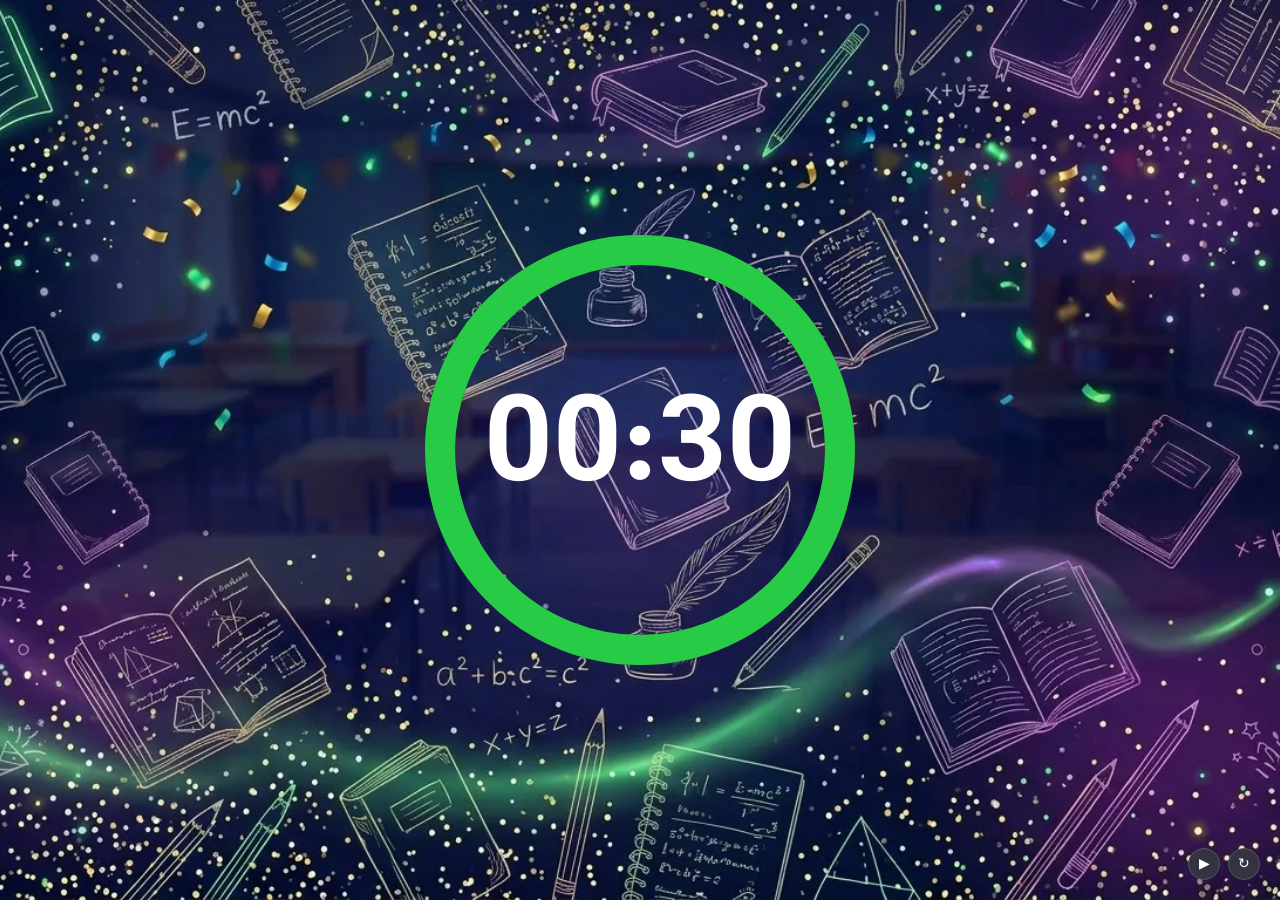
<file: app/static/countdown.html>
<!DOCTYPE html>
<html lang="fa" dir="rtl">
<head>
    <meta charset="UTF-8">
    <meta name="viewport" content="width=device-width, initial-scale=1.0">
    <title>تایمر</title>
    <!-- اتصال به استایل‌های پایه پروژه -->
    <link rel="stylesheet" href="styles/style.css">
    <link rel="stylesheet" href="styles/countdown.css">
</head>
<body class="timer-body">
    <!-- بخش اصلی تایمر -->
    <div class="timer-container">
        <svg class="progress-ring" width="600" height="600">
            <!-- دایره پس‌زمینه (خالی) -->
            <circle class="progress-ring__background" stroke="#333" stroke-width="30" fill="transparent" r="200" cx="300" cy="300"/>
            <!-- دایره رنگی پیشرفت -->
            <circle class="progress-ring__circle" stroke="#28a745" stroke-width="30" fill="transparent" r="200" cx="300" cy="300"/>
        </svg>
        
        <!-- عدد تایمر -->
        <div class="timer-text" id="time-display" title="برای تغییر زمان کلیک کنید">00:30</div>
    </div>

    <!-- دکمه‌های کنترلی کوچک گوشه راست پایین -->
    <div class="controls-container">
        <button id="toggle-btn" class="control-btn" title="شروع / توقف">▶</button>
        <button id="reset-btn" class="control-btn" title="ریست">↻</button>
    </div>

    <!-- افکت صدای پایان تایمر -->
    <audio id="alarm-sound" src="sounds/timeup.mp3"></audio>

    <script src="js/countdown.js"></script>
</body>
</html>
</file>
<file: app/static/styles/style.css>
/* ==========================================================================
   Design System & Base Styles
   ========================================================================== */

   @font-face {
    font-family: 'Vazirmatn';
    src: url('../fonts/Vazirmatn-VariableFont_wght.ttf') format('truetype');
    font-weight: 100 900;
    font-style: normal;
  }
  
  :root {
    /* Color Palette */
    --bg-main: #1a1a27;
    --bg-card: rgba(26, 26, 39, 0.9);
    --bg-item: #212132;
    --border-color: #3c3c54;
    
    --text-main: #ffffff;
    --text-muted: #a0a0c0;
    
    --accent-purple: #764ba2;
    --accent-purple-glow: rgba(118, 75, 162, 0.25);
    --accent-gold: #ffd700;
    --danger-color: #ff5252;
  
    /* Borders & Radii */
    --radius-xl: 50px;
    --radius-lg: 20px;
    --radius-md: 12px;
  
    /* Typography */
    --font-main: 'Vazirmatn', sans-serif;
  }
  
  * {
    margin: 0;
    padding: 0;
    box-sizing: border-box;
    font-family: var(--font-main);
  }
  
  /* رعایت ویژگی hidden در تمام مرورگرها و جلوگیری از اورراید شدن توسط display: flex / block */
  [hidden] {
    display: none !important;
  }
  
  html, body {
    min-height: 100vh;
    width: 100%;
  }
  
  body {
    direction: rtl;
    background-color: var(--bg-main);
    background-image: url("../images/leaderbord-bg.webp");
    background-size: cover;
    background-position: center;
    background-repeat: no-repeat;
    background-attachment: fixed;
    color: var(--text-main);
    font-weight: 700;
    -webkit-font-smoothing: antialiased;
    overflow-x: hidden;
  }
  
  button {
    font-family: inherit;
    cursor: pointer;
    border: none;
    outline: none;
  }
  
  input {
    font-family: inherit;
    outline: none;
  }
  
  :focus-visible {
    outline: 2px solid var(--accent-purple);
    outline-offset: 2px;
  }
  
  /* Reduced Motion */
  @media (prefers-reduced-motion: reduce) {
    *, *::before, *::after {
      animation-duration: 0.01ms !important;
      animation-iteration-count: 1 !important;
      transition-duration: 0.01ms !important;
      scroll-behavior: auto !important;
    }
  }
</file>
<file: app/static/styles/countdown.css>
/* تنظیمات اختصاصی صفحه تایمر */
.timer-body {
    display: flex;
    flex-direction: column;
    align-items: center;
    justify-content: center;
    height: 100vh;
    margin: 0;
    background-color: #1a1a27; /* رنگ تیره هماهنگ با تخته سیاه پروژه */
    color: #ffffff;
    font-family: 'Vazirmatn', sans-serif;
    overflow: hidden;
    position: relative;
}

.page-title {
    position: absolute;
    top: 30px;
    font-size: 80px;
    font-weight: 900;
    margin: 0;
    text-shadow: 0px 0px 15px rgb(0, 0, 0);
}

.timer-container {
    position: relative;
    display: flex;
    align-items: center;
    justify-content: center;
    width: 600px;
    height: 600px;
}

/* چرخاندن SVG برای اینکه نقطه شروع پر شدن از ساعت 12 باشد */
.progress-ring {
    transform: rotate(-90deg); 
}

.progress-ring__circle {
    transition: stroke-dashoffset 1s linear, stroke 1s linear;
    stroke-linecap: round;
}

.timer-text {
    position: absolute;
    font-size: 120px;
    font-weight: bold;
    cursor: pointer;
    user-select: none;
    direction: ltr; /* برای نمایش صحیح اعداد به فرمت 00:00 */
    transition: transform 0.1s ease;
}

.timer-text:active {
    transform: scale(0.95);
}

/* تنظیمات دکمه‌های گوشه راست پایین */
.controls-container {
    position: absolute;
    bottom: 20px;
    right: 20px;
    display: flex;
    flex-direction: row-reverse;
    gap: 8px;
}

.control-btn {
    background-color: #333344;
    color: white;
    border: 1px solid #555;
    border-radius: 50%;
    width: 32px;
    height: 32px;
    display: flex;
    align-items: center;
    justify-content: center;
    cursor: pointer;
    font-size: 0.9rem;
    transition: all 0.2s ease;
}

.control-btn:hover {
    background-color: #555577;
    transform: scale(1.1);
}
</file>
